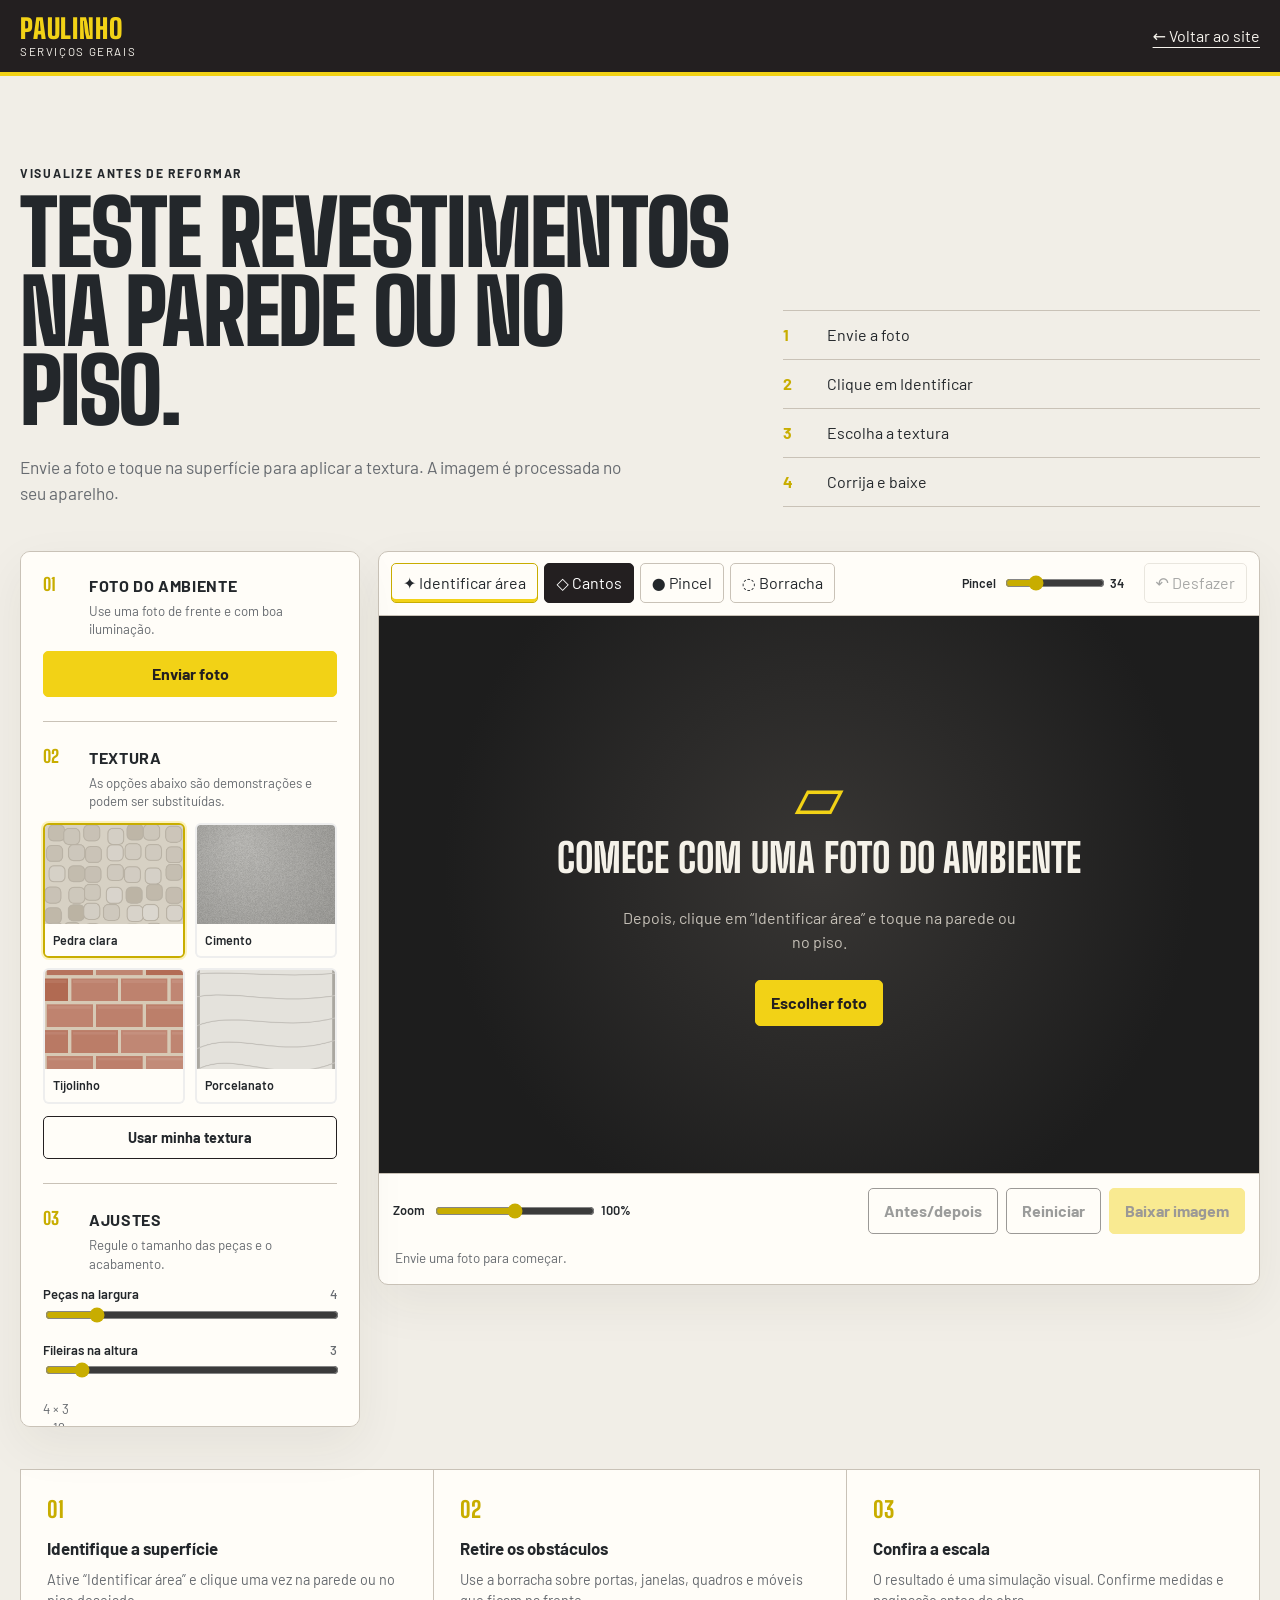
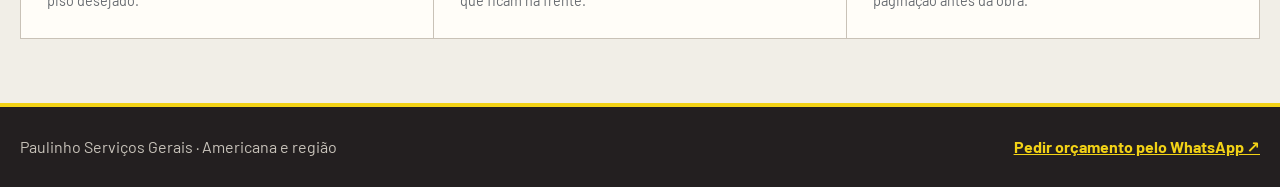
<file: simulador.html>
<!doctype html>
<html lang="pt-BR">
<head>
  <meta charset="utf-8">
  <meta name="viewport" content="width=device-width,initial-scale=1,viewport-fit=cover">
  <meta name="theme-color" content="#231f20">
  <meta name="description" content="Simule revestimentos na parede do seu ambiente antes de começar a reforma.">
  <title>Simulador de Revestimentos | Paulinho Serviços Gerais</title>
  <link rel="preconnect" href="https://fonts.googleapis.com">
  <link rel="preconnect" href="https://fonts.gstatic.com" crossorigin>
  <link rel="stylesheet" href="https://fonts.googleapis.com/css2?family=Big+Shoulders+Display:wght@700;800;900&family=Barlow:wght@400;500;600;700&display=swap">
  <link rel="stylesheet" href="simulador.css">
</head>
<body>
  <a class="skip" href="#simulador">Pular para o simulador</a>
  <header class="topbar">
    <a class="brand" href="index.html" aria-label="Voltar para a página inicial">
      <strong>Paulinho</strong><span>Serviços Gerais</span>
    </a>
    <a class="back" href="index.html">← Voltar ao site</a>
  </header>

  <main id="simulador">
    <section class="intro">
      <div>
        <p class="eyebrow">Visualize antes de reformar</p>
        <h1>Teste revestimentos na parede ou no piso.</h1>
        <p>Envie a foto e toque na superfície para aplicar a textura. A imagem é processada no seu aparelho.</p>
      </div>
      <ol class="steps" aria-label="Como usar">
        <li><b>1</b><span>Envie a foto</span></li>
        <li><b>2</b><span>Clique em Identificar</span></li>
        <li><b>3</b><span>Escolha a textura</span></li>
        <li><b>4</b><span>Corrija e baixe</span></li>
      </ol>
    </section>

    <section class="workspace" aria-label="Editor de revestimentos">
      <aside class="panel controls">
        <div class="control-section">
          <span class="section-number">01</span>
          <div>
            <h2>Foto do ambiente</h2>
            <p class="help">Use uma foto de frente e com boa iluminação.</p>
          </div>
          <label class="upload button primary">
            <input id="photoInput" type="file" accept="image/jpeg,image/png,image/webp">
            Enviar foto
          </label>
        </div>

        <div class="control-section">
          <span class="section-number">02</span>
          <div>
            <h2>Textura</h2>
            <p class="help">As opções abaixo são demonstrações e podem ser substituídas.</p>
          </div>
          <div id="textureList" class="texture-list" role="radiogroup" aria-label="Texturas disponíveis"></div>
          <label class="upload button secondary compact">
            <input id="textureInput" type="file" accept="image/jpeg,image/png,image/webp">
            Usar minha textura
          </label>
        </div>

        <div class="control-section sliders">
          <span class="section-number">03</span>
          <div><h2>Ajustes</h2><p class="help">Regule o tamanho das peças e o acabamento.</p></div>
          <label>Peças na largura <output id="colsOut">4</output><input id="cols" type="range" min="1" max="20" value="4"></label>
          <label>Fileiras na altura <output id="rowsOut">3</output><input id="rows" type="range" min="1" max="20" value="3"></label>
          <p id="total" class="help" aria-live="polite"></p>
          <label>Junta entre peças <select id="joint"><option value="0">Sem junta</option><option value="1" selected>Fina</option><option value="3">Larga</option></select></label>
          <label>Zoom dentro da peça <output id="scaleOut">120</output><input id="scale" type="range" min="120" max="300" value="120"></label>
          <label>Rotação <output id="rotationOut">0°</output><input id="rotation" type="range" min="-45" max="45" value="0"></label>
          <label><span><input id="fillGaps" type="checkbox" checked style="width:auto"> Cobrir falhas do reboco ao identificar</span></label>
          <label>Intensidade <output id="opacityOut">100%</output><input id="opacity" type="range" min="35" max="100" value="100"></label>
          <label>Preservar sombras <output id="shadowOut">0%</output><input id="shadow" type="range" min="0" max="70" value="0"></label>
        </div>
      </aside>

      <div class="editor-column">
        <div class="toolbar" role="toolbar" aria-label="Ferramentas do simulador">
          <div class="tool-group">
            <button class="tool identify" data-mode="identify" type="button" aria-pressed="false">✦ Identificar área</button>
            <button class="tool active" data-mode="corners" type="button" aria-pressed="true">◇ Cantos</button>
            <button class="tool" data-mode="brush" type="button" aria-pressed="false">● Pincel</button>
            <button class="tool" data-mode="eraser" type="button" aria-pressed="false">◌ Borracha</button>
          </div>
          <div class="tool-group">
            <label class="brush-size">Pincel <input id="brushSize" type="range" min="8" max="100" value="34"><output id="brushOut">34</output></label>
            <button id="undoBtn" class="tool" type="button" disabled>↶ Desfazer</button>
          </div>
        </div>

        <div id="stage" class="stage" tabindex="0" aria-label="Área de edição da foto">
          <canvas id="canvas" width="1200" height="760"></canvas>
          <div id="emptyState" class="empty-state">
            <div class="empty-icon" aria-hidden="true">▱</div>
            <h2>Comece com uma foto do ambiente</h2>
            <p>Depois, clique em “Identificar área” e toque na parede ou no piso.</p>
            <label class="upload button primary">
              <input id="emptyPhotoInput" type="file" accept="image/jpeg,image/png,image/webp">
              Escolher foto
            </label>
          </div>
        </div>

        <div class="canvas-actions">
          <div class="zoom-control">
            <label for="zoom">Zoom</label>
            <input id="zoom" type="range" min="50" max="150" value="100">
            <output id="zoomOut">100%</output>
          </div>
          <div class="action-buttons">
            <button id="beforeBtn" class="button secondary" type="button" disabled>Antes/depois</button>
            <button id="resetBtn" class="button secondary" type="button" disabled>Reiniciar</button>
            <button id="downloadBtn" class="button primary" type="button" disabled>Baixar imagem</button>
          </div>
        </div>
        <p id="status" class="status" role="status" aria-live="polite">Envie uma foto para começar.</p>
      </div>
    </section>

    <section class="tips">
      <div><span>01</span><h2>Identifique a superfície</h2><p>Ative “Identificar área” e clique uma vez na parede ou no piso desejado.</p></div>
      <div><span>02</span><h2>Retire os obstáculos</h2><p>Use a borracha sobre portas, janelas, quadros e móveis que ficam na frente.</p></div>
      <div><span>03</span><h2>Confira a escala</h2><p>O resultado é uma simulação visual. Confirme medidas e paginação antes da obra.</p></div>
    </section>
  </main>

  <footer>
    <p>Paulinho Serviços Gerais · Americana e região</p>
    <a href="https://wa.me/5519992454140?text=Ol%C3%A1%21%20Usei%20o%20simulador%20de%20revestimentos%20e%20gostaria%20de%20um%20or%C3%A7amento." target="_blank" rel="noopener">Pedir orçamento pelo WhatsApp ↗</a>
  </footer>
  <script src="simulador.js"></script>
</body>
</html>
</file>
<file: simulador.css>
:root{--ink:#23272b;--muted:#676b70;--paper:#f1eee7;--surface:#fffdf8;--line:#c9c2b7;--yellow:#f2d216;--yellow-dark:#c8ad00;--dark:#231f20;--danger:#aa2d24;box-sizing:border-box}
*{box-sizing:border-box}
html{scroll-behavior:smooth}
body{margin:0;background:var(--paper);color:var(--ink);font:16px/1.5 Barlow,system-ui,sans-serif;-webkit-font-smoothing:antialiased}
button,input{font:inherit}button{color:inherit}
.skip{position:fixed;left:16px;top:-80px;z-index:100;background:var(--yellow);color:var(--dark);padding:12px 18px;font-weight:700}.skip:focus{top:16px}
.topbar{min-height:76px;padding:14px max(20px,calc((100vw - 1280px)/2));display:flex;align-items:center;justify-content:space-between;background:var(--dark);color:#f7f4ed;border-bottom:4px solid var(--yellow)}
.brand{display:flex;flex-direction:column;color:inherit;text-decoration:none;text-transform:uppercase;line-height:1}.brand strong{font:900 1.7rem/1 "Big Shoulders Display",sans-serif;color:var(--yellow);letter-spacing:.03em}.brand span{font-size:.72rem;letter-spacing:.14em;margin-top:4px}.back{color:#f7f4ed;text-underline-offset:5px;min-height:44px;display:flex;align-items:center}
main{max-width:1320px;margin:auto;padding:0 20px 64px}
.intro{display:grid;grid-template-columns:1.2fr .8fr;gap:48px;padding:clamp(48px,7vw,88px) 0 44px;align-items:end}
.eyebrow{margin:0 0 12px;font-size:.76rem;font-weight:700;letter-spacing:.14em;text-transform:uppercase}.intro h1{font:900 clamp(3rem,7vw,6.2rem)/.88 "Big Shoulders Display",sans-serif;text-transform:uppercase;letter-spacing:-.025em;max-width:820px;margin:0}.intro>div>p:last-child{font-size:1.08rem;color:var(--muted);max-width:62ch;margin:24px 0 0}
.steps{margin:0;padding:0;list-style:none;border-top:1px solid var(--line)}.steps li{display:grid;grid-template-columns:32px 1fr;gap:12px;padding:12px 0;border-bottom:1px solid var(--line)}.steps b{color:var(--yellow-dark)}
.workspace{display:grid;grid-template-columns:340px minmax(0,1fr);gap:18px;align-items:start}
.panel,.editor-column{background:var(--surface);border:1px solid var(--line);border-radius:10px;box-shadow:0 18px 50px #352f2510}
.controls{padding:22px;display:grid;gap:24px;max-height:calc(100vh - 24px);overflow:auto;position:sticky;top:12px}
.control-section{display:grid;grid-template-columns:34px 1fr;gap:12px;border-bottom:1px solid var(--line);padding-bottom:24px}.control-section:last-child{border:0;padding-bottom:0}.control-section>.button,.control-section>.texture-list,.control-section>label{grid-column:1/-1}.section-number{font:800 1.1rem "Big Shoulders Display",sans-serif;color:var(--yellow-dark)}.control-section h2{font-size:1rem;margin:0;text-transform:uppercase;letter-spacing:.04em}.help{font-size:.83rem;color:var(--muted);margin:4px 0 0;line-height:1.4}
.button{min-height:46px;border-radius:5px;border:1.5px solid var(--dark);padding:10px 15px;display:inline-flex;align-items:center;justify-content:center;gap:8px;font-weight:700;text-decoration:none;cursor:pointer;background:transparent;transition:.2s ease}.button:hover{transform:translateY(-1px)}.button.primary{background:var(--yellow);border-color:var(--yellow);color:var(--dark)}.button.secondary{background:var(--surface)}.button.compact{min-height:42px;font-size:.9rem}.button:disabled{opacity:.45;cursor:not-allowed;transform:none}.upload input{position:absolute;width:1px;height:1px;opacity:0;pointer-events:none}.upload:focus-within{outline:3px solid var(--yellow-dark);outline-offset:2px}
.texture-list{display:grid;grid-template-columns:repeat(2,1fr);gap:10px}.texture-option{border:2px solid transparent;border-radius:6px;background:#eee;padding:0;overflow:hidden;cursor:pointer;text-align:left}.texture-option canvas{display:block;width:100%;aspect-ratio:1.4;object-fit:cover}.texture-option span{display:block;background:var(--surface);padding:7px 8px;font-size:.78rem;font-weight:600}.texture-option[aria-checked="true"]{border-color:var(--yellow-dark);box-shadow:0 0 0 2px #f2d21645}
.sliders label{font-size:.82rem;font-weight:600}.sliders output{float:right;color:var(--muted);font-weight:500}.sliders input,.brush-size input,.zoom-control input{width:100%;accent-color:var(--yellow-dark)}
.editor-column{min-width:0;overflow:hidden}.toolbar{min-height:64px;display:flex;justify-content:space-between;gap:12px;align-items:center;padding:10px 12px;border-bottom:1px solid var(--line);flex-wrap:wrap}.tool-group{display:flex;gap:6px;align-items:center;flex-wrap:wrap}.tool{min-height:40px;border:1px solid var(--line);border-radius:5px;background:var(--surface);padding:7px 11px;cursor:pointer}.tool.active{background:var(--dark);color:#fff;border-color:var(--dark)}.tool:disabled{opacity:.4}.brush-size{display:grid;grid-template-columns:auto 100px 28px;align-items:center;gap:7px;font-size:.78rem;font-weight:600}
.tool.identify{border-color:var(--yellow-dark);box-shadow:inset 0 -3px 0 var(--yellow)}.tool.identify.active{background:var(--yellow);border-color:var(--yellow-dark);color:var(--dark)}.tool.identify.loading{cursor:wait;opacity:.72}
.stage{position:relative;overflow:auto;background:#1d1d1d;min-height:540px;display:grid;place-items:center;touch-action:none}.stage:focus-visible{outline:3px solid var(--yellow-dark);outline-offset:-3px}#canvas{display:block;max-width:none;width:100%;height:auto;background:#292929;box-shadow:0 0 50px #0008;cursor:crosshair}.empty-state{position:absolute;inset:0;display:flex;flex-direction:column;align-items:center;justify-content:center;text-align:center;color:#f5f2e9;padding:30px;background:radial-gradient(circle at 50% 45%,#383634,#1d1d1d 70%)}.empty-state[hidden]{display:none}.empty-state h2{font:800 clamp(1.5rem,4vw,2.5rem) "Big Shoulders Display",sans-serif;text-transform:uppercase;margin:8px 0}.empty-state p{color:#c6c1b8;max-width:44ch}.empty-state .button{margin-top:10px}.empty-icon{font-size:4rem;color:var(--yellow);line-height:1}
.canvas-actions{padding:14px;display:flex;justify-content:space-between;gap:14px;align-items:center;border-top:1px solid var(--line);flex-wrap:wrap}.zoom-control{display:grid;grid-template-columns:auto minmax(100px,160px) 42px;gap:8px;align-items:center;font-size:.8rem;font-weight:600}.action-buttons{display:flex;gap:8px;flex-wrap:wrap}.status{margin:0;padding:0 16px 16px;color:var(--muted);font-size:.84rem}
.tips{display:grid;grid-template-columns:repeat(3,1fr);gap:1px;background:var(--line);border:1px solid var(--line);margin-top:42px}.tips>div{background:var(--surface);padding:26px}.tips span{font:800 1.4rem "Big Shoulders Display",sans-serif;color:var(--yellow-dark)}.tips h2{font-size:1.05rem;margin:12px 0 8px}.tips p{color:var(--muted);font-size:.9rem;margin:0}
footer{background:var(--dark);color:#c8c3ba;padding:28px max(20px,calc((100vw - 1280px)/2));display:flex;justify-content:space-between;gap:18px;align-items:center;border-top:4px solid var(--yellow)}footer p{margin:0}footer a{color:var(--yellow);font-weight:700}
@media(max-width:980px){.workspace{grid-template-columns:1fr}.controls{position:static;max-height:none;grid-template-columns:repeat(3,1fr);align-items:start}.control-section{border:0;border-right:1px solid var(--line);padding:0 18px 0 0}.control-section:last-child{border:0}.stage{min-height:420px}}
@media(max-width:720px){main{padding-inline:12px}.topbar{padding-inline:16px}.intro{grid-template-columns:1fr;gap:26px}.intro h1{font-size:clamp(3rem,16vw,5rem)}.controls{grid-template-columns:1fr;padding:18px}.control-section{border-right:0;border-bottom:1px solid var(--line);padding:0 0 20px}.stage{min-height:330px}.toolbar{align-items:flex-start}.brush-size{grid-template-columns:auto 75px 26px}.canvas-actions{align-items:stretch}.zoom-control{width:100%;grid-template-columns:auto 1fr 42px}.action-buttons{width:100%}.action-buttons .button{flex:1}.tips{grid-template-columns:1fr}.tips>div{padding:22px}footer{align-items:flex-start;flex-direction:column}}
@media(prefers-reduced-motion:reduce){*{scroll-behavior:auto!important;transition:none!important}}
</file>
